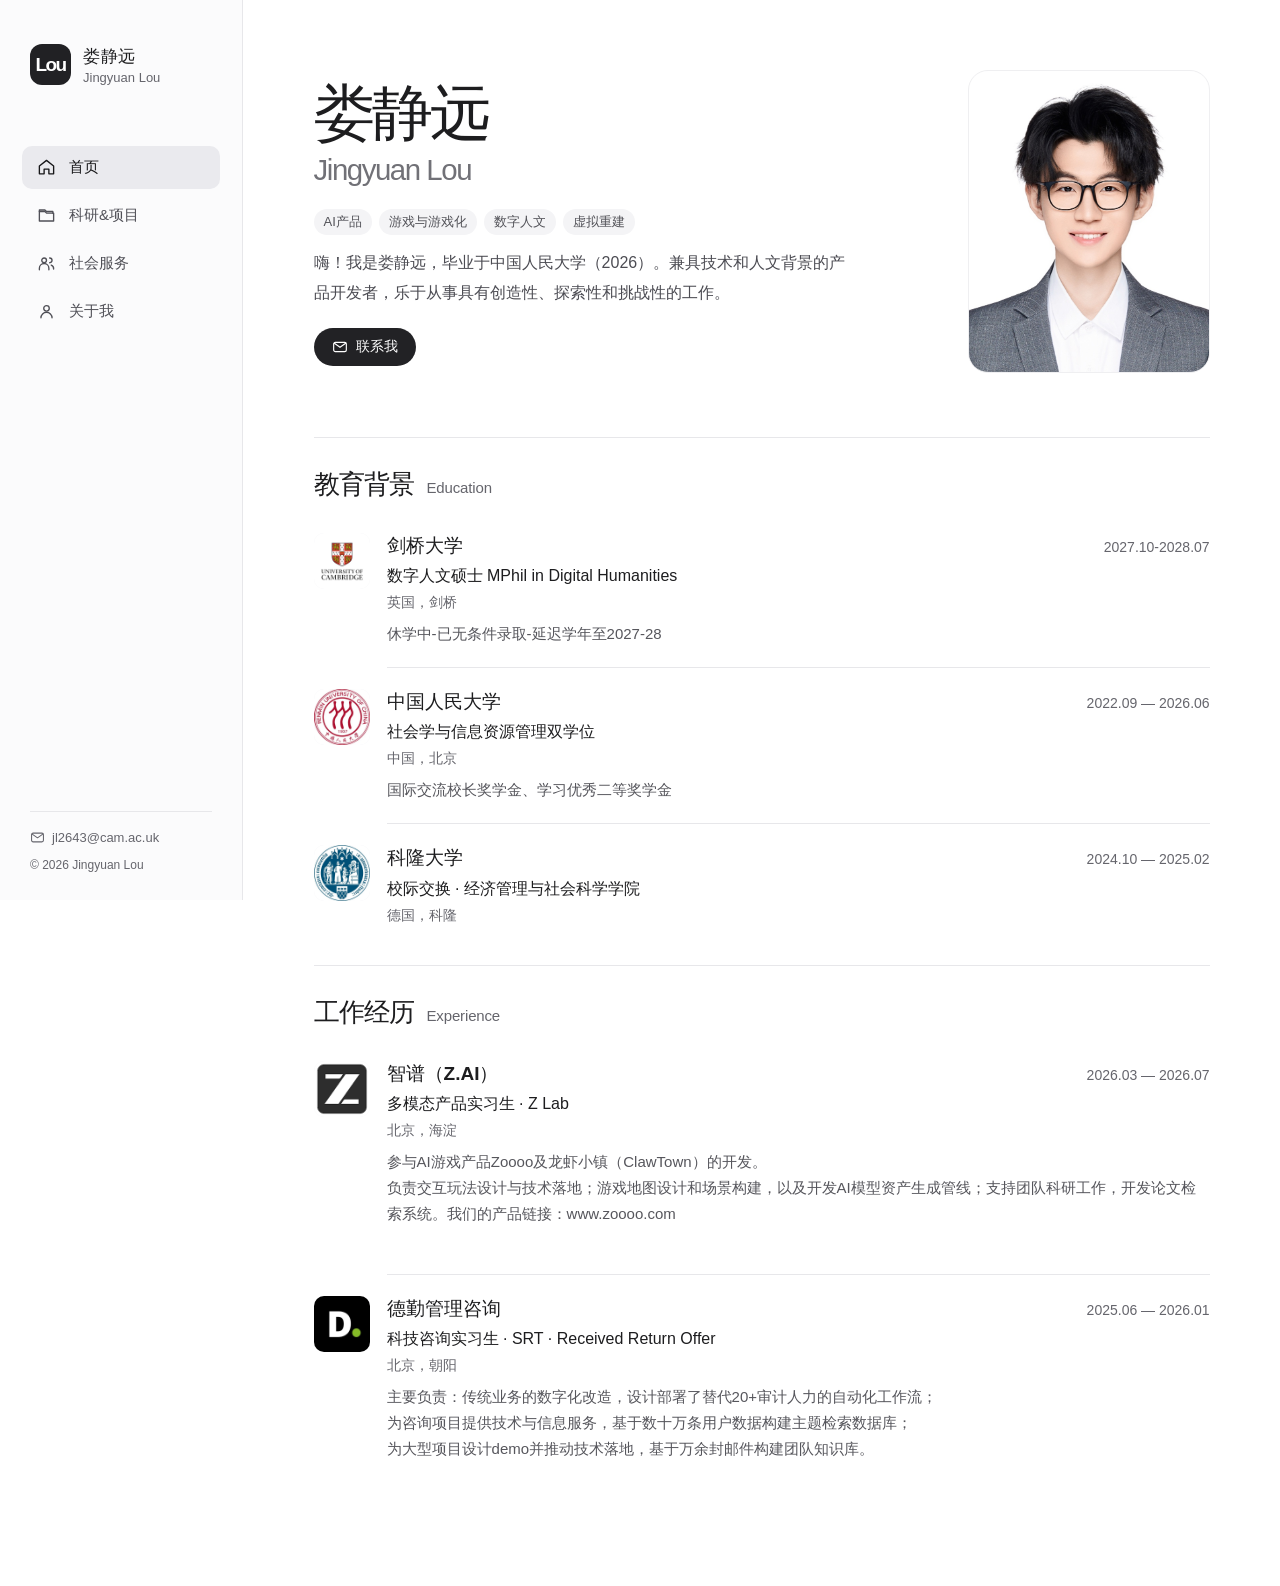
<file: index.html>
<!doctype html>
<html lang="zh-CN">
<head>
  <meta charset="utf-8">
  <meta name="viewport" content="width=device-width, initial-scale=1">
  <meta name="theme-color" content="#ffffff">
  <meta name="description" content="娄静远的个人网站，记录数字人文、游戏与虚拟重建方向的研究、教育及工作经历。">
  <title>娄静远 · 个人网站</title>
  <link rel="icon" href="data:image/svg+xml,%3Csvg xmlns='http://www.w3.org/2000/svg' viewBox='0 0 64 64'%3E%3Crect width='64' height='64' rx='16' fill='%231d1d1f'/%3E%3Ctext x='32' y='43' text-anchor='middle' font-family='Arial' font-size='34' fill='white'%3EJL%3C/text%3E%3C/svg%3E">
  <link rel="stylesheet" href="style.css">
  <script defer src="content.js"></script>
  <script defer src="profile.js"></script>
  <script defer src="site.js"></script>
</head>
<body>
  <a class="skip" href="#content">跳到正文</a>
  <aside>
    <a class="identity" href="#home" aria-label="返回首页"><span class="monogram"></span><span><b id="side-name"></b><small id="side-english" lang="en"></small></span></a>
    <nav aria-label="主导航"></nav>
    <div class="side-foot"><a id="side-email"></a><small id="copyright"></small></div>
  </aside>
  <main id="content" tabindex="-1"></main>
  <noscript>请启用 JavaScript 查看个人主页。</noscript>
</body>
</html>
</file>
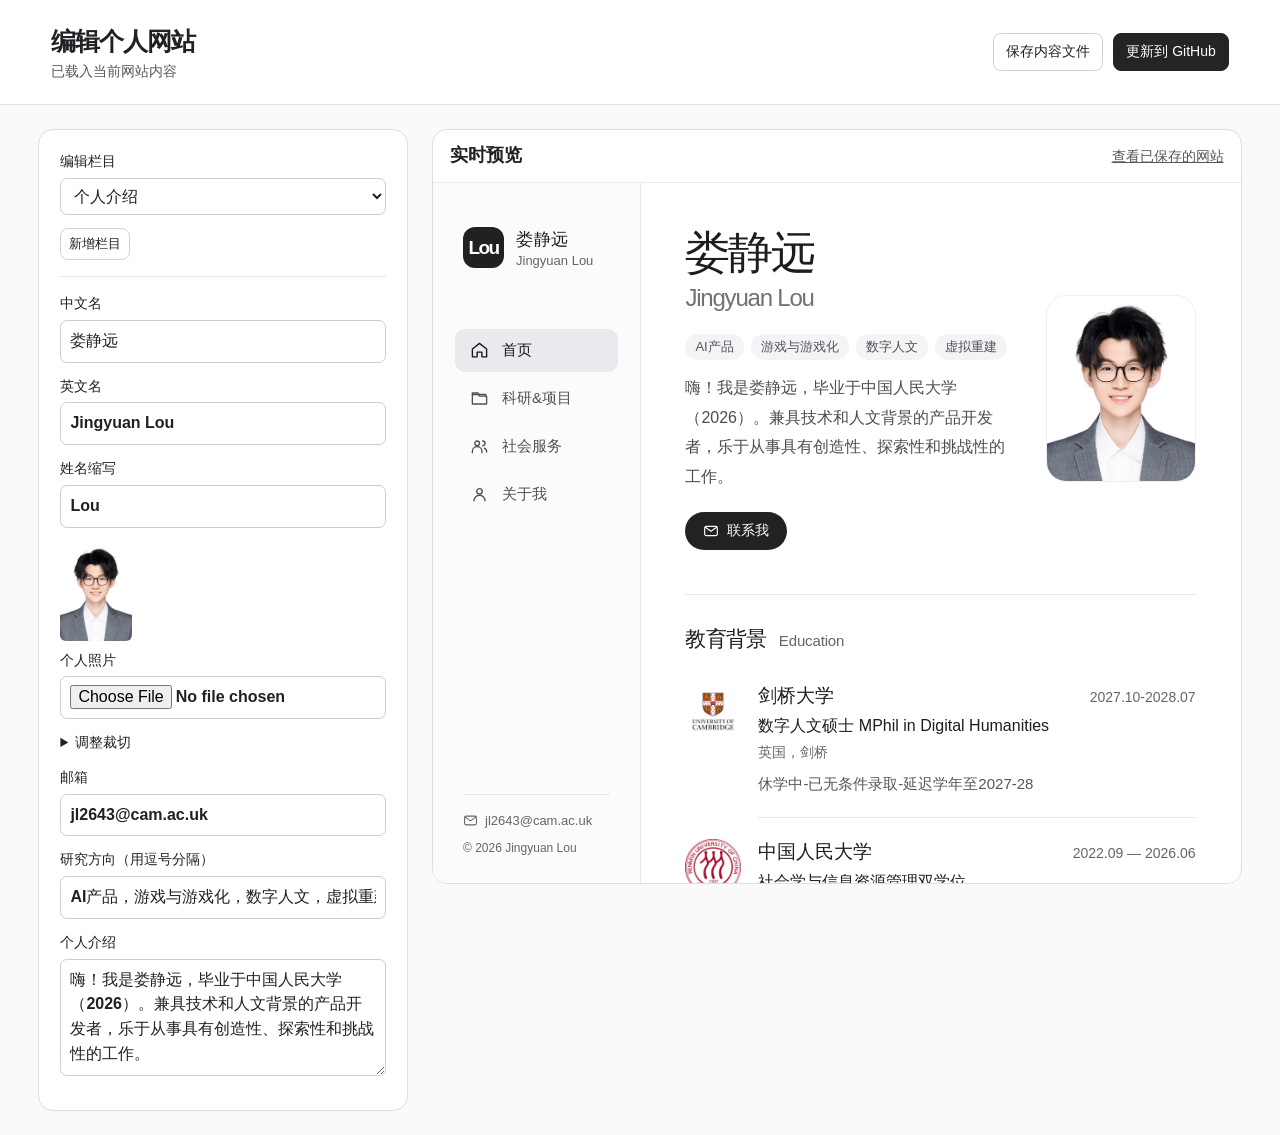
<file: editor.html>
<!doctype html>
<html lang="zh-CN">
<head>
  <meta charset="utf-8">
  <meta name="viewport" content="width=device-width, initial-scale=1">
  <meta name="robots" content="noindex">
  <title>编辑个人网站</title>
  <link rel="stylesheet" href="editor.css">
  <script defer src="content.js"></script>
  <script defer src="profile.js"></script>
  <script defer src="editor.js"></script>
</head>
<body>
  <header><div><h1>编辑个人网站</h1><p id="status" role="status">正在读取内容…</p></div>
    <div class="actions"><button id="save">保存内容文件</button><button id="publish" class="primary">更新到 GitHub</button></div>
  </header>
  <main>
    <section class="panel" aria-label="内容编辑">
      <label>编辑栏目<select id="section"></select></label>
      <div id="section-controls"></div>
      <div id="records"></div>
      <div id="fields"></div>
    </section>
    <section class="preview" aria-label="网站预览"><div class="preview-title"><h2>实时预览</h2><a href="index.html" target="_blank" rel="noopener">查看已保存的网站</a></div>
      <iframe id="preview" title="网站实时预览" src="index.html?preview"></iframe>
    </section>
  </main>
  <dialog id="publish-dialog">
    <h2>更新到 GitHub</h2>
    <p>下载本次编辑的内容文件，然后将它上传到仓库根目录，保留文件名 <b>content.js</b>。</p>
    <p>在 GitHub 点击 <b>Commit changes</b> 提交到 main。启用 Pages 后，网站会自动更新。</p>
    <div class="actions"><button id="download">下载 content.js</button><a class="primary action" href="https://github.com/Loujingyuan/me/upload/main" target="_blank" rel="noopener">打开 GitHub 上传页</a></div>
    <form method="dialog"><button>完成</button></form>
  </dialog>
</body>
</html>
</file>
<file: style.css>
:root {
  font-family: -apple-system, BlinkMacSystemFont, "Inter", "PingFang SC", "Microsoft YaHei", sans-serif;
  color: #1d1d1f;
  background: white;
  --muted: #65656c;
  --line: #e7e7ea;
  --side: clamp(208px, 19vw, 268px);
  --entry-image-size: 56px;
  --article-image-width: clamp(84px, 27%, 224px);
  font-synthesis: none;
  -webkit-font-smoothing: antialiased;
}
* { box-sizing: border-box; }
body { margin: 0; }
a { color: inherit; text-decoration: none; }
a:focus-visible { outline: 3px solid #3980d3; outline-offset: 4px; }
svg { width: 19px; height: 19px; flex: none; }
p, h1, h2, h3, figure { margin: 0; }
aside {
  position: fixed; inset: 0 auto 0 0; width: var(--side); background: #fbfbfc;
  border-right: 1px solid var(--line); padding: 44px 22px 28px;
  display: flex; flex-direction: column; z-index: 2;
}
.identity { display: flex; align-items: center; gap: 12px; margin: 0 8px; align-self: flex-start; }
.monogram {
  width: 41px; height: 41px; display: grid; place-items: center; border-radius: 12px;
  background: #212124; color: #fff; font-size: 19px; font-weight: 600; letter-spacing: -1.6px;
}
.identity b { display: block; font-size: 17px; letter-spacing: .04em; }
.identity small { display: block; color: var(--muted); font-size: 13px; margin-top: 2px; }
nav { display: grid; gap: 5px; margin: 61px 0 12px; overflow-y: auto; }
nav a { display: flex; gap: 13px; align-items: center; padding: 12px 15px; border-radius: 10px; color: #505057; font-size: 15px; }
nav a:hover { background: #f0f0f2; }
nav a[aria-current] { background: #eaeaee; color: #171719; font-weight: 600; }
.side-foot { margin: auto 8px 0; border-top: 1px solid var(--line); padding-top: 18px; color: var(--muted); }
.side-foot a { display: inline-flex; align-items: center; gap: 7px; font-size: 13px; }
.side-foot svg { width: 15px; height: 15px; }
.side-foot small { display: block; font-size: 12px; margin-top: 9px; }
main { margin-left: var(--side); padding: clamp(44px, 5.5vw, 84px) clamp(32px, 5.5vw, 94px) 85px; outline: none; }
main > * { max-width: 1040px; margin-inline: auto; }
.hero { display: grid; grid-template-columns: minmax(0, 1fr) minmax(150px, 27%); gap: clamp(25px, 4.5vw, 80px); align-items: center; padding-bottom: clamp(44px, 5vw, 74px); }
h1 { font-size: clamp(45px, 4.8vw, 76px); line-height: 1.15; letter-spacing: -.045em; font-weight: 680; }
.english-name { margin-top: 5px; font-size: clamp(24px, 2.3vw, 36px); color: #717177; letter-spacing: -.05em; font-weight: 450; }
.topics { display: flex; flex-wrap: wrap; gap: 7px; margin: 22px 0 13px; }
.topics span { padding: 4px 10px; font-size: 13px; color: #525258; background: #f4f4f6; border-radius: 99px; }
.intro, article p { font-size: 16px; line-height: 1.85; color: #4c4c53; }
.intro, .note, .role, .meta, article p, figcaption { white-space: pre-wrap; overflow-wrap: anywhere; }
.intro { max-width: 34em; }
.button { display: inline-flex; align-items: center; gap: 8px; padding: 10px 18px; background: #222225; border-radius: 50px; color: white; font-size: 14px; font-weight: 550; margin-top: 20px; }
.button:hover { background: #424247; }
.button svg { width: 16px; height: 16px; }
.portrait { width: 100%; max-width: 260px; justify-self: end; aspect-ratio: 4/5; border-radius: 20px; border: 1px solid #efeff1; }
.history { padding: 29px 0 6px; border-top: 1px solid var(--line); }
.section-title { display: flex; align-items: baseline; gap: 12px; }
.section-title h2, article h2 { font-size: clamp(21px, 2vw, 29px); font-weight: 650; line-height: 1.4; letter-spacing: -.03em; }
.section-title span { font-size: 15px; color: var(--muted); letter-spacing: -.01em; }
.entries { list-style: none; padding: 0; margin: 9px 0 12px; }
.entry { display: flex; gap: 17px; padding-top: 21px; }
.crop-frame { display: block; position: relative; overflow: hidden; background: #f5f5f7; }
.crop-frame img {
  position: absolute; inset: 0; width: 100%; height: 100%;
  object-fit: cover; object-position: var(--crop-x) var(--crop-y);
  transform: scale(var(--crop-zoom)); transform-origin: var(--crop-x) var(--crop-y);
}
.entry-image { flex: none; width: var(--entry-image-size); height: var(--entry-image-size); border-radius: 10px; }
.seal { flex: none; display: grid; place-items: center; width: 49px; height: 49px; border-radius: 13px; font-family: Georgia, serif; font-size: 18px; letter-spacing: -.07em; font-weight: 600; }
.wine { background: #f3e9ea; color: #79353f; }
.red { background: #f8eaea; color: #993d43; }
.blue { background: #e9eff5; color: #385576; }
.ink { background: #eeeef3; color: #282a40; }
.green { background: #eaf2e6; color: #355128; }
.entry-body { flex: 1; min-width: 0; padding-bottom: 20px; border-bottom: 1px solid var(--line); }
.entry:last-child .entry-body { border: 0; }
.entry-heading { display: flex; align-items: baseline; justify-content: space-between; flex-wrap: wrap; gap: 4px 12px; }
.entry h3 { font-size: 19px; font-weight: 650; }
.date, .meta, .place, figcaption { color: var(--muted); font-size: 14px; line-height: 1.65; }
.date { font-variant-numeric: tabular-nums; }
.role { margin-top: 5px; font-size: 16px; line-height: 1.5; }
.place { margin-top: 3px; }
.note { margin-top: 7px; font-size: 15px; line-height: 1.75; color: #56565c; }
.page-title { border-bottom: 1px solid var(--line); padding-bottom: 35px; }
.page-title h1 { font-size: clamp(38px, 4vw, 60px); }
.page-title p { font-size: 22px; color: var(--muted); margin-top: 7px; letter-spacing: -.03em; }
article { border-bottom: 1px solid var(--line); padding: 28px 0; }
article:last-child { border-bottom: 0; }
article h2 { font-size: clamp(19px, 1.65vw, 24px); }
article p { margin-top: 10px; max-width: 48em; }
.meta { margin: 5px 0; }
.links { display: flex; flex-wrap: wrap; gap: 8px 18px; }
.links:not(:empty) { margin-top: 14px; }
.external { display: inline-flex; gap: 6px; align-items: center; font-size: 14px; color: #245a95; }
.external:hover, .side-foot a:hover { text-decoration: underline; }
.external svg { width: 16px; height: 16px; }
.illustrated { display: flex; gap: 17px; }
.article-text { min-width: 0; flex: 1; overflow-wrap: anywhere; }
.entry-images { flex: none; width: var(--article-image-width); display: grid; grid-auto-rows: 1fr; gap: 8px; }
.entry-images figure { display: flex; flex-direction: column; }
.article-image { min-height: 52px; flex: 1; border-radius: 12px; }
.entry-images figcaption { margin-top: 3px; font-size: 12px; line-height: 1.35; overflow-wrap: anywhere; }
.skip { position: fixed; left: 12px; top: -100px; z-index: 5; background: #fff; padding: 12px; }
.skip:focus { top: 12px; }
@media (max-width: 790px) {
  aside { position: sticky; top: 0; width: 100%; background: rgb(255 255 255 / 96%); border-right: 0; border-bottom: 1px solid var(--line); padding: 8px 16px; }
  .identity, .side-foot { display: none; }
  nav { display: flex; justify-content: safe center; margin: 0; gap: 5px; overflow: auto; }
  nav a { flex: none; padding: 10px 13px; gap: 7px; white-space: nowrap; }
  main { margin-left: 0; padding: 40px 6vw 60px; }
}
@media (max-width: 520px) {
  aside { padding-inline: 6px; }
  nav { gap: 0; }
  nav a { font-size: 14px; padding: 10px 7px; gap: 5px; }
  nav svg { width: 16px; height: 16px; }
  .hero { grid-template-columns: minmax(0, 1fr) 94px; gap: 0 14px; align-items: start; padding-bottom: 36px; }
  .hero-text { display: contents; }
  .hero h1, .hero .english-name { grid-column: 1; }
  .portrait { grid-column: 2; grid-row: 1 / 3; border-radius: 13px; }
  .hero h1 { align-self: end; }
  .topics, .intro, .button { grid-column: 1 / -1; }
  .button { justify-self: start; }
  .entry, .illustrated { gap: 12px; }
  .seal { width: 39px; height: 39px; font-size: 15px; border-radius: 10px; }
  .entry-heading { display: grid; }
  .entry h3 { font-size: 18px; }
}
@media (max-width: 345px) { nav svg { display: none; } }
</file>
<file: editor.css>
:root { font: 16px/1.55 -apple-system,BlinkMacSystemFont,"PingFang SC","Microsoft YaHei",sans-serif; color: #202124; background: #fafafb; }
* { box-sizing: border-box; }
body { margin: 0; }
header, .preview-title, .actions, .record-actions { display: flex; align-items: center; gap: 10px; flex-wrap: wrap; }
header, .preview-title { justify-content: space-between; }
header { padding: 22px clamp(20px,4vw,64px); background: white; border-bottom: 1px solid #dedee3; }
h1,h2,h3,p { margin: 0; }
h1 { font-size: 25px; letter-spacing: -.04em; }
h2 { font-size: 18px; }
h3 { font-size: 16px; }
#status,.preview-title a { font-size: 14px; color: #555660; }
main { display: grid; grid-template-columns: minmax(285px, 370px) minmax(0,1fr); gap: 24px; margin: 24px clamp(16px,3vw,50px); align-items: start; }
.panel,.preview { border: 1px solid #dddde2; background: white; border-radius: 15px; }
.panel { padding: 21px; }
.preview { position: sticky; top: 15px; overflow: hidden; }
.preview-title { padding: 12px 17px; border-bottom: 1px solid #ececf0; }
iframe { border: 0; width: 100%; height: calc(100vh - 200px); min-height: 400px; display: block; }
label { display: grid; gap: 5px; font-size: 14px; font-weight: 550; margin-bottom: 13px; }
input,textarea,select { font: inherit; font-size: 16px; color: inherit; background: white; border: 1px solid #cccdd3; padding: 8px 9px; border-radius: 7px; width: 100%; min-width: 0; }
textarea { resize: vertical; }
button,.action { font: inherit; font-size: 14px; color: #202124; background: white; border: 1px solid #d0d0d5; border-radius: 8px; padding: 7px 12px; cursor: pointer; text-decoration: none; }
button:hover,.action:hover { background: #f0f0f2; }
.primary,.primary:hover { background: #242427; color: white; border-color: #242427; }
button:disabled { opacity: .45; cursor: default; }
:focus-visible { outline: 2px solid #216cc8; outline-offset: 2px; }
#fields { padding-top: 16px; border-top: 1px solid #e8e8ea; }
.record-actions { margin: 0 0 16px; gap: 5px; }
.record-actions button { font-size: 13px; padding: 5px 8px; }
.collection { margin-top: 18px; }
.nested { border-left: 2px solid #dedee5; padding-left: 12px; margin: 12px 0; }
.thumb { display: block; max-width: 100%; max-height: 100px; border-radius: 6px; object-fit: contain; margin-bottom: 9px; }
.thumb[hidden] { display: none; }
.crop-controls { margin-bottom: 13px; font-size: 14px; }
.crop-controls summary { cursor: pointer; font-weight: 550; }
.crop-controls p { color: #555660; margin: 6px 0 10px; }
.crop-controls input { padding: 0; margin: 0; }
.photo-field > button { margin: -4px 0 13px; }
dialog { max-width: min(460px,90vw); border: 1px solid #ddd; border-radius: 16px; padding: 24px; }
dialog::backdrop { background: #24242b55; }
dialog p { margin: 12px 0; }
dialog form { margin-top: 20px; text-align: right; }
@media(max-width:800px) { main { grid-template-columns: minmax(0,1fr); } .preview { position: static; } iframe { height: 70vh; } header { padding: 15px 18px; } }
</file>
